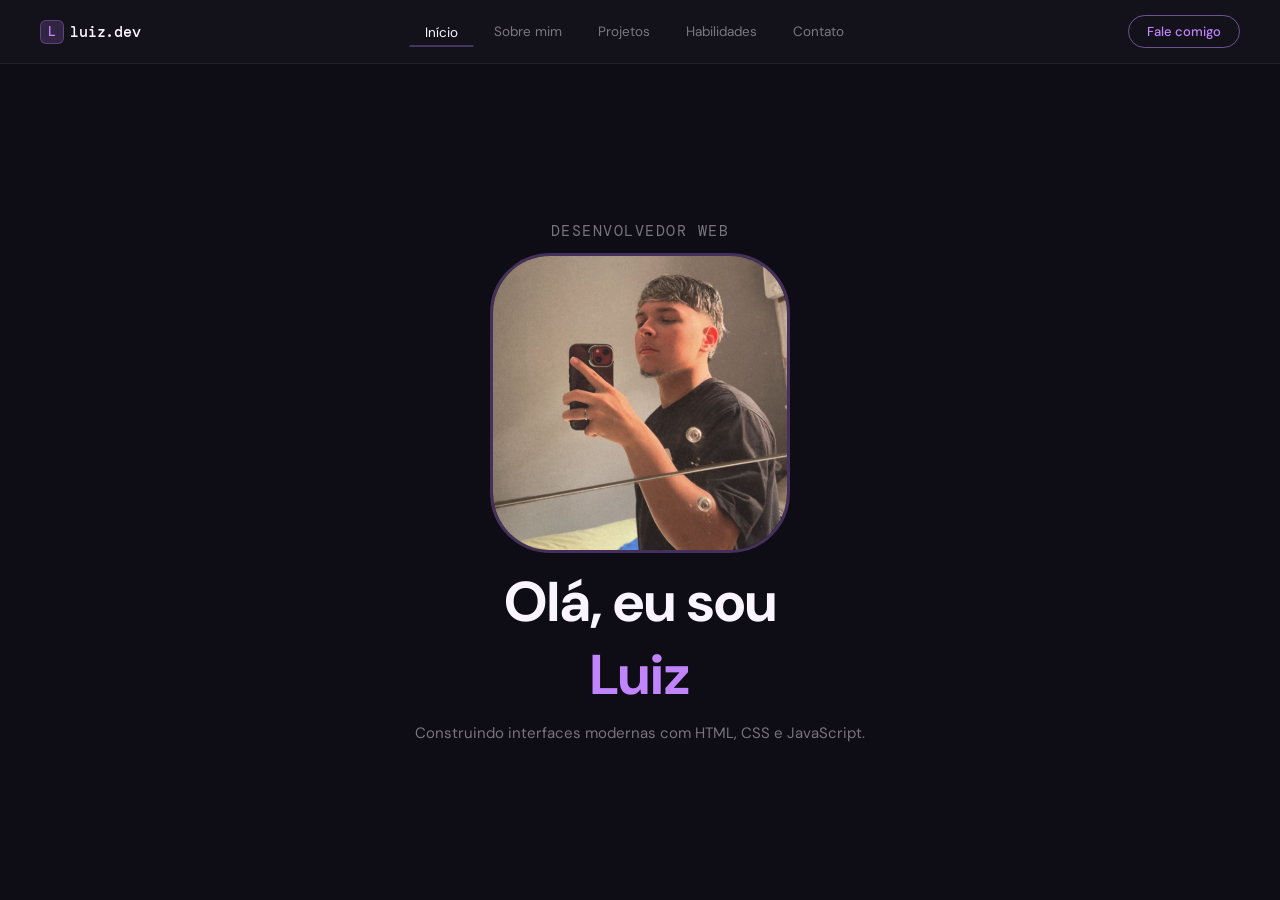
<file: index.html>
<!DOCTYPE html>
<html lang="pt-BR">

<head>
    <meta charset="UTF-8" />
    <meta name="viewport" content="width=device-width, initial-scale=1.0" />
    <title>Portfólio — Luiz</title>
    <link rel="preconnect" href="https://fonts.googleapis.com" />
    <link rel="preconnect" href="https://fonts.gstatic.com" crossorigin />
    <link
        href="https://fonts.googleapis.com/css2?family=DM+Sans:ital,wght@0,300;0,400;0,500;1,300&family=DM+Mono:wght@400;500&display=swap"
        rel="stylesheet" />
    <link rel="stylesheet" href="css/allpg.css" />
    <link rel="stylesheet" href="css/index.css" />
    
</head>

<body>

    <header>
        <a href="index.html" class="logo">
            <span class="logo-mark">L</span>
            luiz.dev
        </a>

        <nav>
            <ul>
                <li><a href="index.html" class="active">Início</a></li>
                <li><a href="sobre.html">Sobre mim</a></li>
                <li><a href="projetos.html">Projetos</a></li>
                <li><a href="habilidades.html">Habilidades</a></li>
                <li><a href="contato.html">Contato</a></li>
            </ul>
        </nav>

        <a href="contato.html" class="nav-cta">Fale comigo</a>

        <button class="hamburger" id="hamburger" aria-label="Abrir menu">
            <span></span><span></span><span></span>
        </button>
    </header>
    <div class="mobile-menu" id="mobileMenu">
        <a href="index.html" class="active">Início</a>
        <a href="sobre.html">Sobre mim</a>
        <a href="projetos.html">Projetos</a>
        <a href="habilidades.html">Habilidades</a>
        <a href="contato.html">Contato</a>
    </div>
    <section class="hero" id="inicio">
        <p class="hero-eyebrow">Desenvolvedor Web</p>
            <img class="foto-perfil" src="IMG/minha-foto2.jpeg" alt="Foto de Luiz" />
        </a>
        <h1>Olá, eu sou<br /><em>Luiz</em></h1>
        <p>Construindo interfaces modernas com HTML, CSS e JavaScript.</p>
    </section>
<script src="javascript/navbar.js"></script>
</body>

</html>
</file>
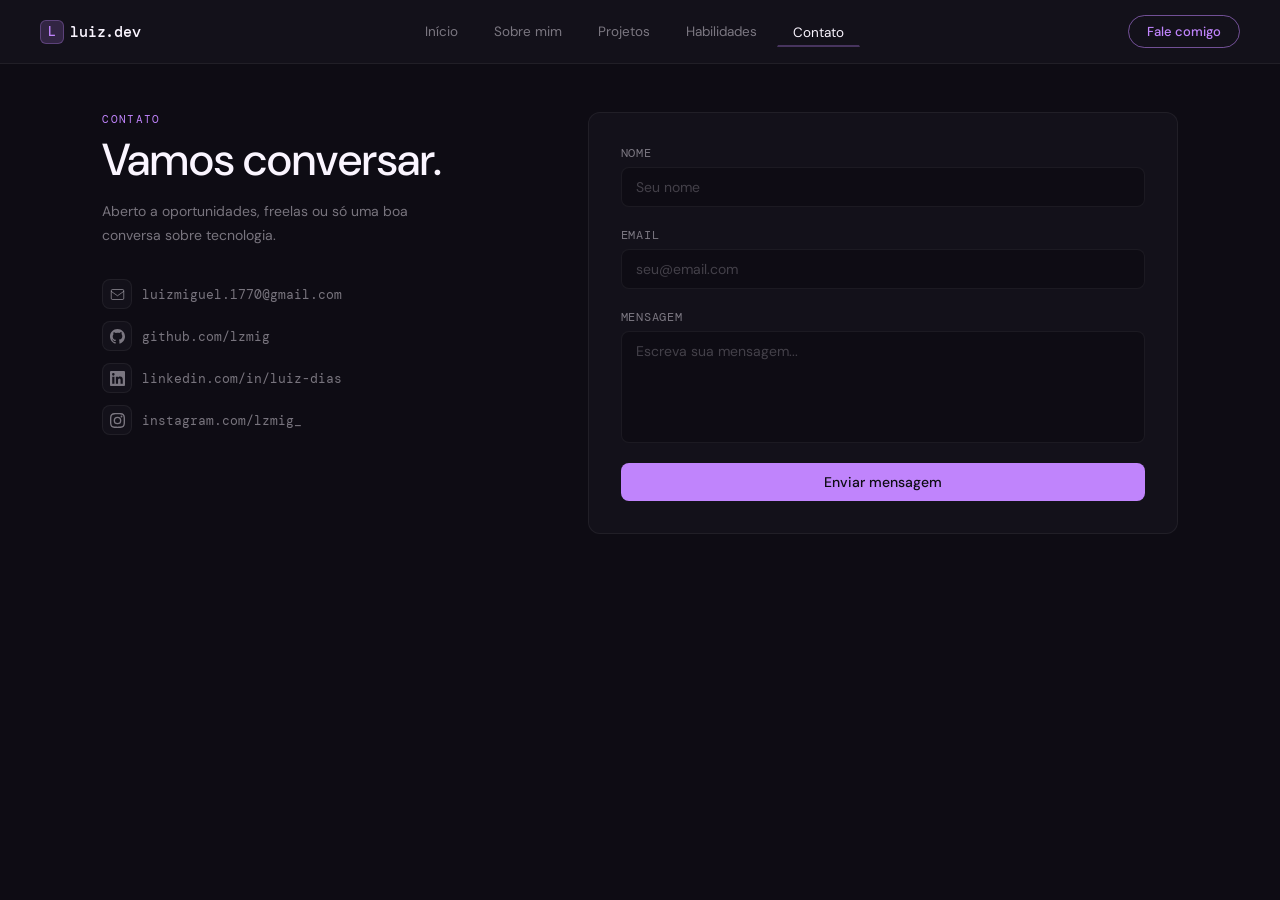
<file: contato.html>
<!DOCTYPE html>
<html lang="pt-BR">

<head>
    <meta charset="UTF-8" />
    <meta name="viewport" content="width=device-width, initial-scale=1.0" />
    <title>Portfólio — Luiz</title>
    <link rel="preconnect" href="https://fonts.googleapis.com" />
    <link rel="preconnect" href="https://fonts.gstatic.com" crossorigin />
    <link
        href="https://fonts.googleapis.com/css2?family=DM+Sans:ital,wght@0,300;0,400;0,500;1,300&family=DM+Mono:wght@400;500&display=swap"
        rel="stylesheet" />
    <link rel="stylesheet" href="css/allpg.css" />
    <link rel="stylesheet" href="css/contato.css" />
</head>

<body>
    <header>
        <a href="#" class="logo">
            <span class="logo-mark">L</span>
            luiz.dev
        </a>
        <nav>
            <ul>
                <li><a href="index.html">Início</a></li>
                <li><a href="sobre.html">Sobre mim</a></li>
                <li><a href="projetos.html">Projetos</a></li>
                <li><a href="habilidades.html">Habilidades</a></li>
                <li><a href="contato.html" class="active">Contato</a></li>
            </ul>
        </nav>
        <a href="contato.html" class="nav-cta">Fale comigo</a>
        <button class="hamburger" id="hamburger" aria-label="Abrir menu">
            <span></span><span></span><span></span>
        </button>
    </header>

    <div class="mobile-menu" id="mobileMenu">
        <a href="index.html" class="active">Início</a>
        <a href="sobre.html">Sobre mim</a>
        <a href="projetos.html">Projetos</a>
        <a href="habilidades.html">Habilidades</a>
        <a href="contato.html">Contato</a>
    </div>

    <main class="contact-main">

        <div class="contact-left">
            <span class="contact-eyebrow">Contato</span>
            <h1>Vamos conversar.</h1>
            <p>Aberto a oportunidades, freelas ou só uma boa conversa sobre tecnologia.</p>

            <div class="contact-links">
                <a href="mailto:luizmiguel.1770@gmail.com" class="contact-link">
                    <span class="contact-link-icon">
                        <svg width="15" height="15" viewBox="0 0 24 24" fill="none" stroke="currentColor"
                            stroke-width="1.5">
                            <rect x="2" y="4" width="20" height="16" rx="2" />
                            <path d="m2 7 10 7 10-7" />
                        </svg>
                    </span>
                    <span>luizmiguel.1770@gmail.com</span>
                </a>
                <a href="https://github.com/lzmig" target="_blank" class="contact-link">
                    <span class="contact-link-icon">
                        <svg width="15" height="15" viewBox="0 0 24 24" fill="currentColor">
                            <path
                                d="M12 0C5.37 0 0 5.37 0 12c0 5.3 3.438 9.8 8.205 11.385.6.113.82-.258.82-.577v-2.165c-3.338.726-4.033-1.416-4.033-1.416-.546-1.387-1.333-1.756-1.333-1.756-1.089-.745.083-.729.083-.729 1.205.084 1.839 1.237 1.839 1.237 1.07 1.834 2.807 1.304 3.492.997.107-.775.418-1.305.762-1.604-2.665-.305-5.467-1.334-5.467-5.931 0-1.311.469-2.381 1.236-3.221-.124-.303-.535-1.524.117-3.176 0 0 1.008-.322 3.301 1.23A11.509 11.509 0 0 1 12 5.803c1.02.005 2.047.138 3.006.404 2.291-1.552 3.297-1.23 3.297-1.23.653 1.653.242 2.874.118 3.176.77.84 1.235 1.911 1.235 3.221 0 4.609-2.807 5.624-5.479 5.929.43.372.823 1.102.823 2.222v3.293c0 .319.192.694.801.576C20.566 21.797 24 17.3 24 12c0-6.63-5.37-12-12-12z" />
                        </svg>
                    </span>
                    <span>github.com/lzmig</span>
                </a>
                <a href="https://www.linkedin.com/in/luiz-dias-649687344/" target="_blank" class="contact-link">
                    <span class="contact-link-icon">
                        <svg width="15" height="15" viewBox="0 0 24 24" fill="currentColor">
                            <path
                                d="M20.447 20.452h-3.554v-5.569c0-1.328-.027-3.037-1.852-3.037-1.853 0-2.136 1.445-2.136 2.939v5.667H9.351V9h3.414v1.561h.046c.477-.9 1.637-1.85 3.37-1.85 3.601 0 4.267 2.37 4.267 5.455v6.286zM5.337 7.433a2.062 2.062 0 0 1-2.063-2.065 2.064 2.064 0 1 1 2.063 2.065zm1.782 13.019H3.555V9h3.564v11.452zM22.225 0H1.771C.792 0 0 .774 0 1.729v20.542C0 23.227.792 24 1.771 24h20.451C23.2 24 24 23.227 24 22.271V1.729C24 .774 23.2 0 22.222 0h.003z" />
                        </svg>
                    </span>
                    <span>linkedin.com/in/luiz-dias</span>
                </a>
                <a href="https://www.instagram.com/lzmig_/" target="_blank" class="contact-link">
                    <span class="contact-link-icon">
                        <svg width="15" height="15" viewBox="0 0 24 24" fill="currentColor">
                            <path
                                d="M12 2.163c3.204 0 3.584.012 4.85.07 3.252.148 4.771 1.691 4.919 4.919.058 1.265.069 1.645.069 4.849 0 3.205-.012 3.584-.069 4.849-.149 3.225-1.664 4.771-4.919 4.919-1.266.058-1.644.07-4.85.07-3.204 0-3.584-.012-4.849-.07-3.26-.149-4.771-1.699-4.919-4.92-.058-1.265-.07-1.644-.07-4.849 0-3.204.013-3.583.07-4.849.149-3.227 1.664-4.771 4.919-4.919 1.266-.057 1.645-.069 4.849-.069zm0-2.163c-3.259 0-3.667.014-4.947.072-4.358.2-6.78 2.618-6.98 6.98-.059 1.281-.073 1.689-.073 4.948 0 3.259.014 3.668.072 4.948.2 4.358 2.618 6.78 6.98 6.98 1.281.058 1.689.072 4.948.072 3.259 0 3.668-.014 4.948-.072 4.354-.2 6.782-2.618 6.979-6.98.059-1.28.073-1.689.073-4.948 0-3.259-.014-3.667-.072-4.947-.196-4.354-2.617-6.78-6.979-6.98-1.281-.059-1.69-.073-4.949-.073zm0 5.838a6.162 6.162 0 1 0 0 12.324 6.162 6.162 0 0 0 0-12.324zM12 16a4 4 0 1 1 0-8 4 4 0 0 1 0 8zm6.406-11.845a1.44 1.44 0 1 0 0 2.881 1.44 1.44 0 0 0 0-2.881z" />
                        </svg>
                    </span>
                    <span>instagram.com/lzmig_</span>
                </a>
            </div>
        </div>

        <div class="contact-right">
            <form class="contact-form" onsubmit="handleSubmit(event)">
                <div class="form-group">
                    <label for="nome">Nome</label>
                    <input type="text" id="nome" placeholder="Seu nome" autocomplete="off" />
                </div>
                <div class="form-group">
                    <label for="email">Email</label>
                    <input type="email" id="email" placeholder="seu@email.com" autocomplete="off" />
                </div>
                <div class="form-group">
                    <label for="mensagem">Mensagem</label>
                    <textarea id="mensagem" rows="5" placeholder="Escreva sua mensagem..."></textarea>
                </div>
                <button type="submit" class="form-submit">Enviar mensagem</button>
            </form>
        </div>

    </main>

    <script src="javascript/navbar.js"></script>
    <script src="javascript/contato.js"></script>

</body>

</html>
</file>
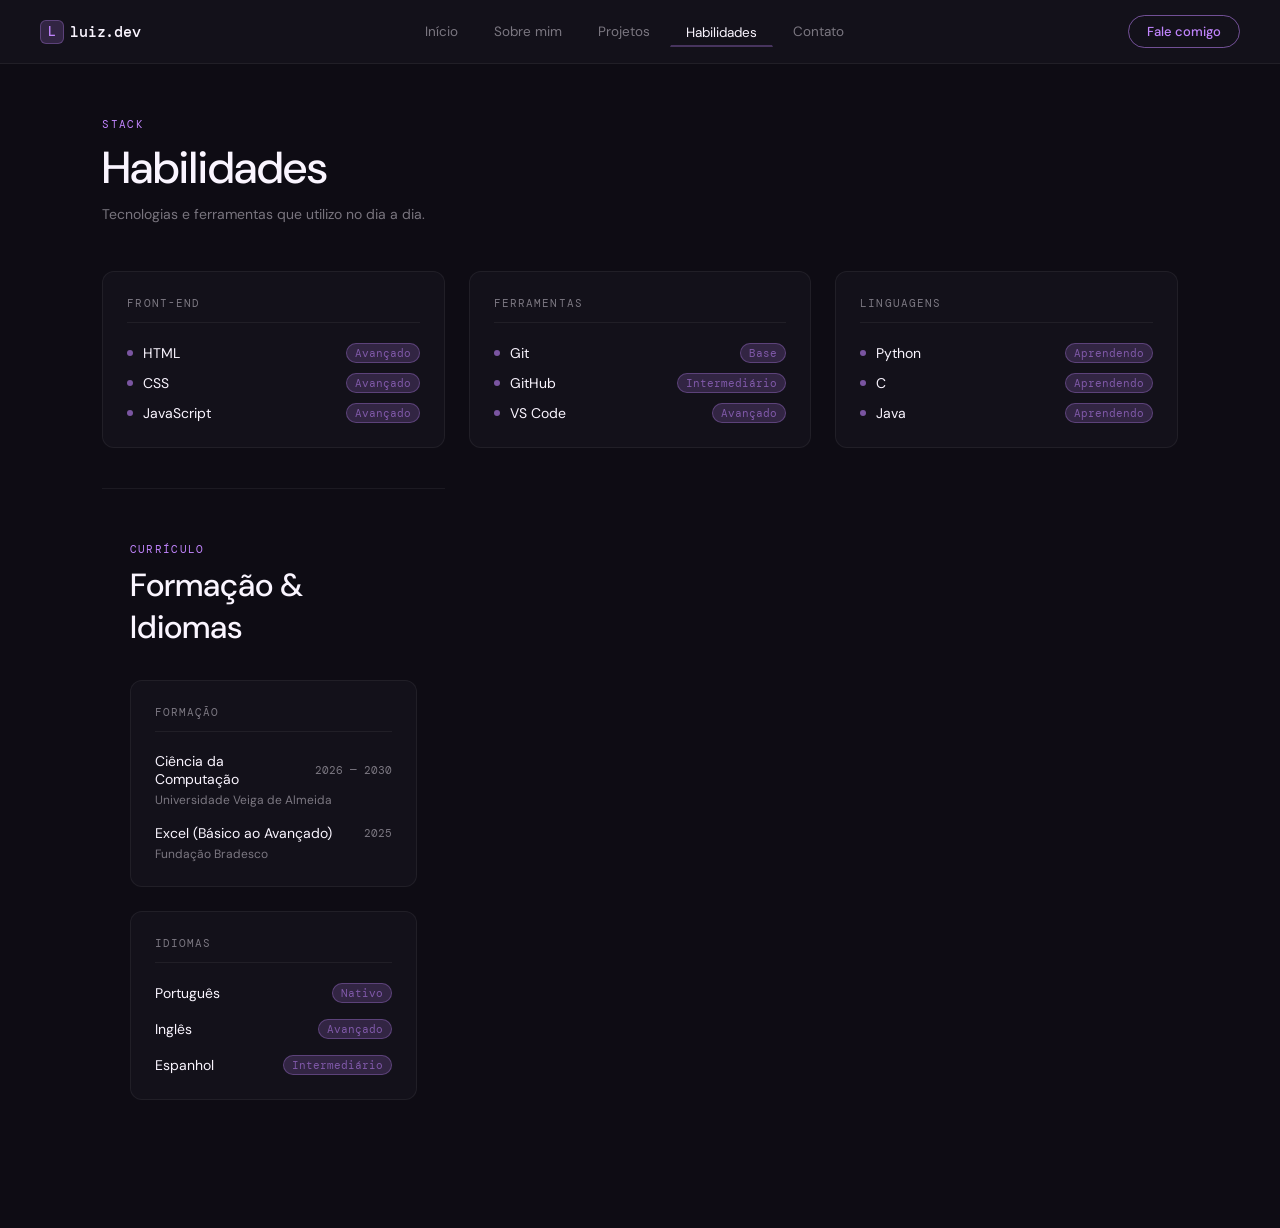
<file: habilidades.html>
<!DOCTYPE html>
<html lang="pt-BR">

<head>
    <meta charset="UTF-8" />
    <meta name="viewport" content="width=device-width, initial-scale=1.0" />
    <title>Portfólio — Luiz</title>
    <link rel="preconnect" href="https://fonts.googleapis.com" />
    <link rel="preconnect" href="https://fonts.gstatic.com" crossorigin />
    <link
        href="https://fonts.googleapis.com/css2?family=DM+Sans:ital,wght@0,300;0,400;0,500;1,300&family=DM+Mono:wght@400;500&display=swap"
        rel="stylesheet" />
    <link rel="stylesheet" href="css/allpg.css" />
    <link rel="stylesheet" href="css/habilidades.css" />
</head>

<body>
    <header>
        <a href="#" class="logo">
            <span class="logo-mark">L</span>
            luiz.dev
        </a>
        <nav>
            <ul>
                <li><a href="index.html">Início</a></li>
                <li><a href="sobre.html">Sobre mim</a></li>
                <li><a href="projetos.html">Projetos</a></li>
                <li><a href="habilidades.html" class="active">Habilidades</a></li>
                <li><a href="contato.html">Contato</a></li>
            </ul>
        </nav>
        <a href="contato.html" class="nav-cta">Fale comigo</a>
        <button class="hamburger" id="hamburger" aria-label="Abrir menu">
            <span></span><span></span><span></span>
        </button>
    </header>

    <div class="mobile-menu" id="mobileMenu">
        <a href="index.html" class="active">Início</a>
        <a href="sobre.html">Sobre mim</a>
        <a href="projetos.html">Projetos</a>
        <a href="habilidades.html">Habilidades</a>
        <a href="contato.html">Contato</a>
    </div>

    <main class="skills-main">

        <div class="skills-header">
            <span class="skills-eyebrow">Stack</span>
            <h1>Habilidades</h1>
            <p>Tecnologias e ferramentas que utilizo no dia a dia.</p>
        </div>

        <div class="skills-grid">

            <div class="skills-group">
                <span class="skills-group-label">Front-end</span>
                <div class="skills-list">
                    <div class="skill-item">
                        <span class="skill-dot"></span>
                        <span class="skill-name">HTML</span>
                        <span class="skill-tag">Avançado</span>
                    </div>
                    <div class="skill-item">
                        <span class="skill-dot"></span>
                        <span class="skill-name">CSS</span>
                        <span class="skill-tag">Avançado</span>
                    </div>
                    <div class="skill-item">
                        <span class="skill-dot"></span>
                        <span class="skill-name">JavaScript</span>
                        <span class="skill-tag">Avançado</span>
                    </div>
                </div>
            </div>

            <div class="skills-group">
                <span class="skills-group-label">Ferramentas</span>
                <div class="skills-list">
                    <div class="skill-item">
                        <span class="skill-dot"></span>
                        <span class="skill-name">Git</span>
                        <span class="skill-tag">Base</span>
                    </div>
                    <div class="skill-item">
                        <span class="skill-dot"></span>
                        <span class="skill-name">GitHub</span>
                        <span class="skill-tag">Intermediário</span>
                    </div>
                    <div class="skill-item">
                        <span class="skill-dot"></span>
                        <span class="skill-name">VS Code</span>
                        <span class="skill-tag">Avançado</span>
                    </div>
                </div>
            </div>

            <div class="skills-group">
                <span class="skills-group-label">Linguagens</span>
                <div class="skills-list">
                    <div class="skill-item">
                        <span class="skill-dot"></span>
                        <span class="skill-name">Python</span>
                        <span class="skill-tag">Aprendendo</span>
                    </div>
                    <div class="skill-item">
                        <span class="skill-dot"></span>
                        <span class="skill-name">C</span>
                        <span class="skill-tag">Aprendendo</span>
                    </div>
                    <div class="skill-item">
                        <span class="skill-dot"></span>
                        <span class="skill-name">Java</span>
                        <span class="skill-tag">Aprendendo</span>
                </div>
            </div>

        </div>
        <section class="resume-section">

    <div class="resume-header">
        <span class="skills-eyebrow">Currículo</span>
        <h2>Formação & Idiomas</h2>
    </div>

    <div class="resume-grid">

        <div class="resume-group">
            <span class="resume-group-label">Formação</span>
            <div class="resume-list">
                <div class="resume-item">
                    <div class="resume-item-top">
                        <span class="resume-item-title">Ciência da Computação</span>
                        <span class="resume-item-period">2026 — 2030</span>
                    </div>
                    <span class="resume-item-sub">Universidade Veiga de Almeida</span>
                </div>
                <div class="resume-item">
                    <div class="resume-item-top">
                        <span class="resume-item-title">Excel (Básico ao Avançado)</span>
                        <span class="resume-item-period">2025</span>
                    </div>
                    <span class="resume-item-sub">Fundação Bradesco</span>
                </div>
            </div>
        </div>

        <div class="resume-group">
            <span class="resume-group-label">Idiomas</span>
            <div class="resume-list">
                <div class="resume-item">
                    <div class="resume-item-top">
                        <span class="resume-item-title">Português</span>
                        <span class="skill-tag">Nativo</span>
                    </div>
                </div>
                <div class="resume-item">
                    <div class="resume-item-top">
                        <span class="resume-item-title">Inglês</span>
                        <span class="skill-tag">Avançado</span>
                    </div>
                </div>
                <div class="resume-item">
                    <div class="resume-item-top">
                        <span class="resume-item-title">Espanhol</span>
                        <span class="skill-tag">Intermediário</span>
                    </div>
                </div>
            </div>
        </div>

    </div>

</section>

    </main>

    <script src="javascript/navbar.js"></script>
</body>

</html>
</file>
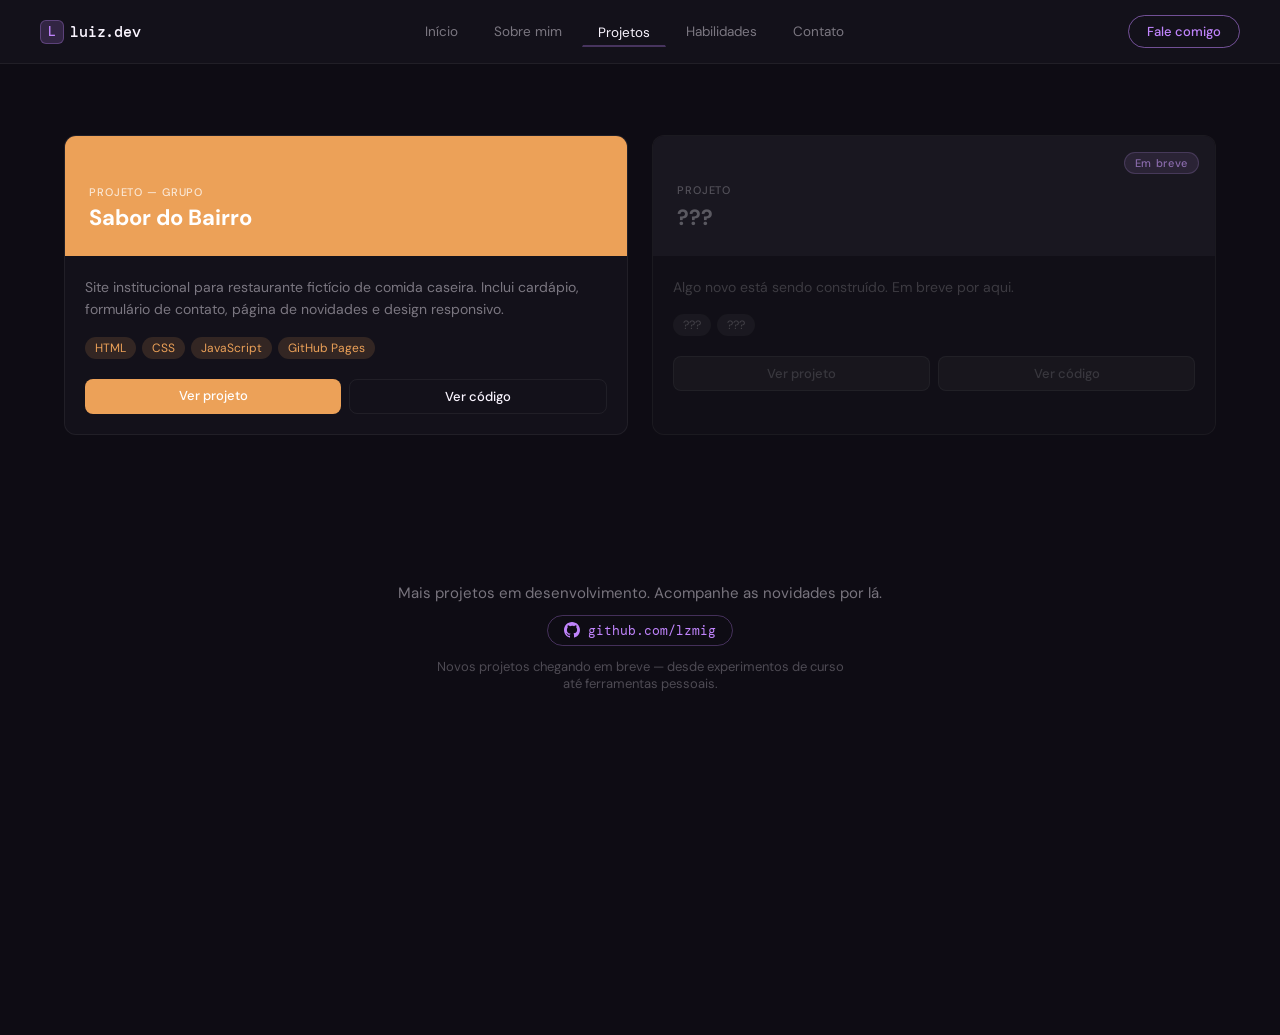
<file: projetos.html>
<!DOCTYPE html>
<html lang="pt-BR">

<head>
    <meta charset="UTF-8" />
    <meta name="viewport" content="width=device-width, initial-scale=1.0" />
    <title>Portfólio — Luiz</title>
    <link rel="preconnect" href="https://fonts.googleapis.com" />
    <link rel="preconnect" href="https://fonts.gstatic.com" crossorigin />
    <link
        href="https://fonts.googleapis.com/css2?family=DM+Sans:ital,wght@0,300;0,400;0,500;1,300&family=DM+Mono:wght@400;500&display=swap"
        rel="stylesheet" />
    <link rel="stylesheet" href="css/projeto.css" />
    <link rel="stylesheet" href="css/allpg.css" />
</head>

<body>
    <header>
        <a href="#" class="logo">
            <span class="logo-mark">L</span>
            luiz.dev
        </a>
        <nav>
            <ul>
                <li><a href="index.html">Início</a></li>
                <li><a href="sobre.html">Sobre mim</a></li>
                <li><a href="projetos.html" class="active">Projetos</a></li>
                <li><a href="habilidades.html">Habilidades</a></li>
                <li><a href="contato.html">Contato</a></li>
            </ul>
        </nav>
        <a href="contato.html" class="nav-cta">Fale comigo</a>
        <button class="hamburger" id="hamburger" aria-label="Abrir menu">
            <span></span><span></span><span></span>
        </button>
    </header>

    <div class="mobile-menu" id="mobileMenu">
        <a href="index.html" class="active">Início</a>
        <a href="sobre.html">Sobre mim</a>
        <a href="projetos.html">Projetos</a>
        <a href="habilidades.html">Habilidades</a>
        <a href="contato.html">Contato</a>
    </div>

    <div class="projects-grid">

        <div class="project-card">
            <div class="card-header">
                <span class="card-tag">Projeto — Grupo</span>
                <h3>Sabor do Bairro</h3>
            </div>
            <div class="card-body">
                <p>Site institucional para restaurante fictício de comida caseira. Inclui cardápio, formulário de
                    contato, página de novidades e design responsivo.</p>
                <div class="card-tags">
                    <span>HTML</span>
                    <span>CSS</span>
                    <span>JavaScript</span>
                    <span>GitHub Pages</span>
                </div>
                <div class="card-links">
                    <a href="https://lzmig.github.io/Projeto-Empresa/" target="_blank" class="btn-primary">Ver
                        projeto</a>
                    <a href="https://github.com/lzmig/Projeto-Empresa" target="_blank" class="btn-secondary">Ver
                        código</a>
                </div>
            </div>
        </div>

        <div class="project-card project-card--soon">
            <div class="card-header card-header--soon">
                <span class="card-badge-soon">Em breve</span>
                <div>
                    <span class="card-tag">Projeto</span>
                    <h3>???</h3>
                </div>
            </div>
            <div class="card-body">
                <p>Algo novo está sendo construído. Em breve por aqui.</p>
                <div class="card-tags">
                    <span>???</span>
                    <span>???</span>
                </div>
                <div class="card-links">
                    <div class="btn-disabled">Ver projeto</div>
                    <div class="btn-disabled">Ver código</div>
                </div>
            </div>
        </div>
    </div>
        <div class="projects-footer">
    <p class="projects-footer-text">Mais projetos em desenvolvimento. Acompanhe as novidades por lá.</p>
    <a href="https://github.com/lzmig" target="_blank" class="projects-footer-link">
        <svg width="16" height="16" viewBox="0 0 24 24" fill="currentColor">
            <path d="M12 0C5.37 0 0 5.37 0 12c0 5.3 3.438 9.8 8.205 11.385.6.113.82-.258.82-.577v-2.165c-3.338.726-4.033-1.416-4.033-1.416-.546-1.387-1.333-1.756-1.333-1.756-1.089-.745.083-.729.083-.729 1.205.084 1.839 1.237 1.839 1.237 1.07 1.834 2.807 1.304 3.492.997.107-.775.418-1.305.762-1.604-2.665-.305-5.467-1.334-5.467-5.931 0-1.311.469-2.381 1.236-3.221-.124-.303-.535-1.524.117-3.176 0 0 1.008-.322 3.301 1.23A11.509 11.509 0 0 1 12 5.803c1.02.005 2.047.138 3.006.404 2.291-1.552 3.297-1.23 3.297-1.23.653 1.653.242 2.874.118 3.176.77.84 1.235 1.911 1.235 3.221 0 4.609-2.807 5.624-5.479 5.929.43.372.823 1.102.823 2.222v3.293c0 .319.192.694.801.576C20.566 21.797 24 17.3 24 12c0-6.63-5.37-12-12-12z"/>
        </svg>
        github.com/lzmig
    </a>
    <p class="projects-footer-sub">Novos projetos chegando em breve — desde experimentos de curso até ferramentas pessoais.</p>
</div>

    

    <script src="javascript/navbar.js"></script>
</body>

</html>
</file>
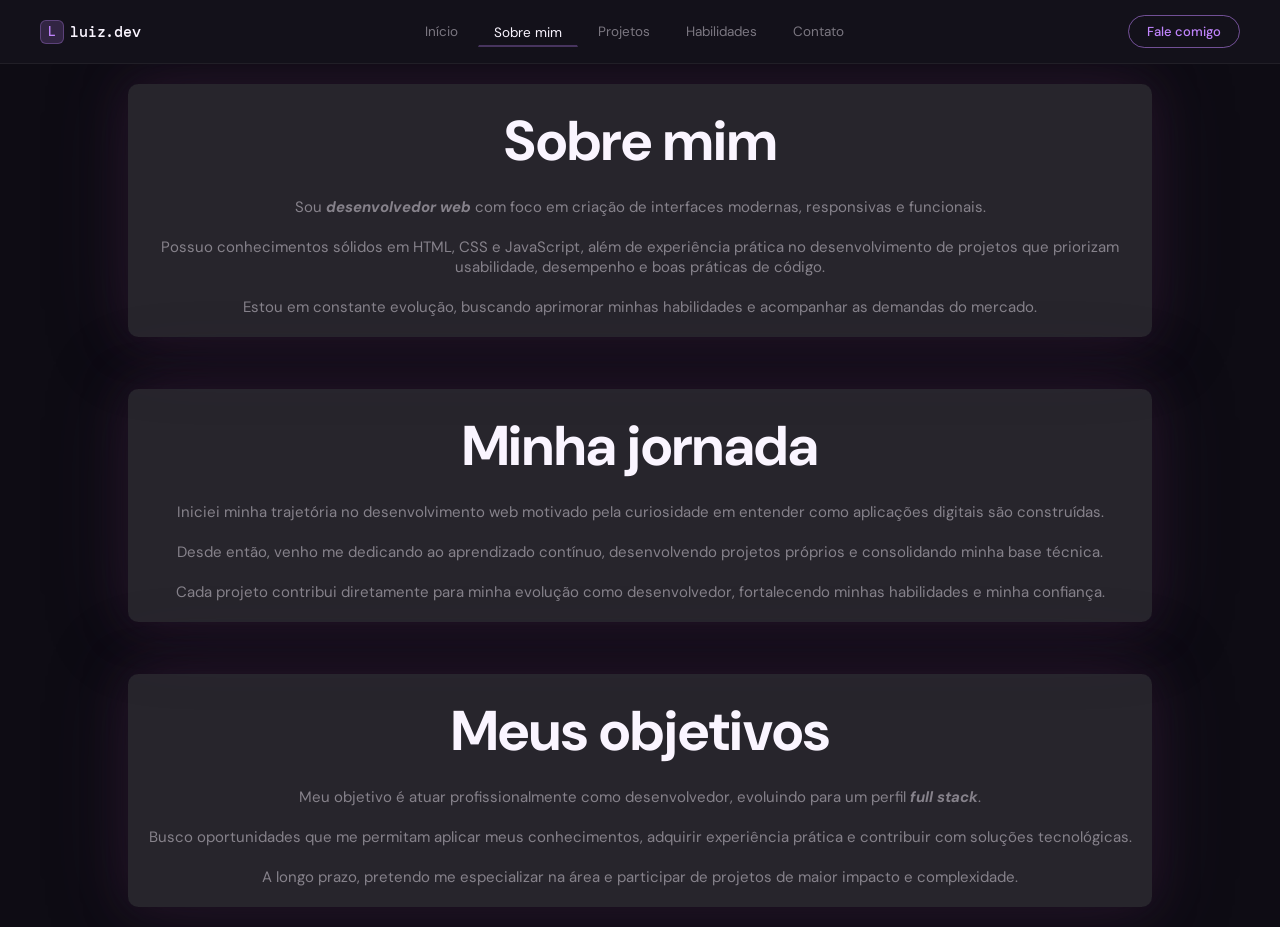
<file: sobre.html>
<!DOCTYPE html>
<html lang="pt-BR">

<head>
    <meta charset="UTF-8" />
    <meta name="viewport" content="width=device-width, initial-scale=1.0" />
    <title>Portfólio — Luiz</title>
    <link rel="preconnect" href="https://fonts.googleapis.com" />
    <link rel="preconnect" href="https://fonts.gstatic.com" crossorigin />
    <link
        href="https://fonts.googleapis.com/css2?family=DM+Sans:ital,wght@0,300;0,400;0,500;1,300&family=DM+Mono:wght@400;500&display=swap"
        rel="stylesheet" />
    <link rel="stylesheet" href="css/about.css" />
    <link rel="stylesheet" href="css/allpg.css">
</head>

<body>
    <header>
        <a href="#" class="logo">
            <span class="logo-mark">L</span>
            luiz.dev
        </a>

        <nav>
            <ul>
                <li><a href="index.html">Início</a></li>
                <li><a href="sobre.html" class="active">Sobre mim</a></li>
                <li><a href="projetos.html">Projetos</a></li>
                <li><a href="habilidades.html">Habilidades</a></li>
                <li><a href="contato.html">Contato</a></li>
            </ul>
        </nav>

        <a href="contato.html" class="nav-cta">Fale comigo</a>

        <button class="hamburger" id="hamburger" aria-label="Abrir menu">
            <span></span><span></span><span></span>
        </button>
    </header>
    <div class="mobile-menu" id="mobileMenu">
        <a href="index.html" class="active">Início</a>
        <a href="sobre.html">Sobre mim</a>
        <a href="projetos.html">Projetos</a>
        <a href="habilidades.html">Habilidades</a>
        <a href="contato.html">Contato</a>
    </div>
    <section class="hero" id="sobre">
        <div class="container">
            <h1>Sobre mim</h1>
            <p>
                Sou <em><strong>desenvolvedor web</strong></em> com foco em criação de interfaces modernas, responsivas e funcionais.
                <br><br>
                Possuo conhecimentos sólidos em HTML, CSS e JavaScript, além de experiência prática no desenvolvimento
                de projetos que priorizam usabilidade, desempenho e boas práticas de código.
                <br><br>
                Estou em constante evolução, buscando aprimorar minhas habilidades e acompanhar as demandas do mercado.
            </p>
        </div>
        <div class="container">
            <h1>Minha jornada</h1>
            <p>
                Iniciei minha trajetória no desenvolvimento web motivado pela curiosidade em entender como aplicações
                digitais são construídas.
                <br><br>
                Desde então, venho me dedicando ao aprendizado contínuo, desenvolvendo projetos próprios e consolidando
                minha base técnica.
                <br><br>
                Cada projeto contribui diretamente para minha evolução como desenvolvedor, fortalecendo minhas
                habilidades e minha confiança.
            </p>
        </div>
        <div class="container">
            <h1>Meus objetivos</h1>
            <p>
                Meu objetivo é atuar profissionalmente como desenvolvedor, evoluindo para um perfil <em><strong>full stack</strong></em>.
                <br><br>
                Busco oportunidades que me permitam aplicar meus conhecimentos, adquirir experiência prática e
                contribuir com soluções tecnológicas.
                <br><br>
                A longo prazo, pretendo me especializar na área e participar de projetos de maior impacto e
                complexidade.
            </p>
        </div>
    </section>
    <script src="javascript/navbar.js"></script>
</body>

</html>
</file>
<file: css/allpg.css>
*,
*::before,
*::after {
    margin: 0;
    padding: 0;
    box-sizing: border-box;
}

:root {
    --bg: #0e0c14;
    --bg-nav: #13111a;
    --bg-hover: rgba(192, 132, 252, 0.10);
    --bg-active: rgba(192, 132, 252, 0.18);
    --border-nav: rgba(255, 255, 255, 0.06);
    --border-active: rgba(192, 132, 252, 0.30);
    --accent: #c084fc;
    --accent-dim: rgba(192, 132, 252, 0.55);
    --text: #faf5ff;
    --text-muted: rgba(250, 245, 255, 0.45);
    --font-main: 'DM Sans', sans-serif;
    --font-mono: 'DM Mono', monospace;
    --nav-height: 64px;
}

html {
    scroll-behavior: smooth;
}

body {
    font-family: var(--font-main);
    background: var(--bg);
    color: var(--text);
    min-height: 100vh;
}

header {
    position: fixed;
    top: 0;
    left: 0;
    right: 0;
    z-index: 100;
    height: var(--nav-height);
    background: var(--bg-nav);
    border-bottom: 0.5px solid var(--border-nav);
    display: flex;
    align-items: center;
    justify-content: space-between;
    padding: 0 2.5rem;
}
.logo {
    font-family: var(--font-mono);
    font-size: 15px;
    font-weight: 500;
    color: var(--text);
    text-decoration: none;
    display: flex;
    align-items: center;
    gap: 6px;
    letter-spacing: -0.01em;
}

.logo-mark {
    width: 24px;
    height: 24px;
    border-radius: 6px;
    background: var(--bg-active);
    border: 0.5px solid var(--border-active);
    display: flex;
    align-items: center;
    justify-content: center;
    font-size: 13px;
    color: var(--accent);
}

nav ul {
    list-style: none;
    display: flex;
    gap: 4px;
    align-items: center;

}

nav ul a {
    display: block;
    padding: 6px 15px;
    font-size: 13.5px;
    font-weight: 400;
    color: var(--text-muted);
    text-decoration: none;
    border-radius: 0px;
    border: 0.5px solid transparent;
    transition: color 0.2s ease, background 0.2s ease, border-color 0.2s ease;
}

nav ul a:hover {
    color: var(--text);
    background: var(--bg-hover);
    border-bottom: 2px solid var(--border-active);
    padding-bottom: 4px;
}

nav ul a.active {
    color: var(--text);
    background: transparent;
    border-bottom: 2px solid var(--border-active);
    padding-bottom: 4px;
}

.nav-cta {
    font-family: var(--font-main);
    font-size: 13px;
    font-weight: 500;
    padding: 7px 18px;
    border-radius: 99px;
    background: transparent;
    border: 0.5px solid var(--accent-dim);
    color: var(--accent);
    cursor: pointer;
    transition: background 0.2s ease, border-color 0.2s ease;
    text-decoration: none;

}

.nav-cta:hover {
    background: var(--bg-active);
    border-color: var(--accent);
}

.hero {
    padding-top: var(--nav-height);
    min-height: 100vh;
    display: flex;
    align-items: center;
    justify-content: center;
    flex-direction: column;
    gap: 12px;
    text-align: center;
}

.hero-eyebrow {
    font-family: var(--font-mono);
    font-size: 12px;
    color: var(--accent);
    letter-spacing: 0.1em;
    text-transform: uppercase;
}

.hero h1 {
    font-size: clamp(2rem, 5vw, 3.5rem);
}

.hero h1 em {
    font-style: normal;
    color: var(--accent);
}

.hero p {
    font-size: 15px;
    color: var(--text-muted);
    min-width: 100%;
    max-width: 100%;
}
.hero h2 {
    font-size: clamp(1.5rem, 4vw, 2.5rem);
    font-weight: 300;
    letter-spacing: -0.03em;
}

.hamburger {
    display: none;
    flex-direction: column;
    gap: 5px;
    cursor: pointer;
    padding: 4px;
    background: none;
    border: none;
}

.hamburger span {
    display: block;
    width: 22px;
    height: 1.5px;
    background: var(--text-muted);
    border-radius: 2px;
    transition: transform 0.25s ease, opacity 0.2s ease;
}

.hamburger.open span:nth-child(1) {
    transform: translateY(6.5px) rotate(45deg);
}

.hamburger.open span:nth-child(2) {
    opacity: 0;
}

.hamburger.open span:nth-child(3) {
    transform: translateY(-6.5px) rotate(-45deg);
}

.mobile-menu {
    display: none;
    position: fixed;
    top: var(--nav-height);
    left: 0;
    right: 0;
    background: var(--bg-nav);
    border-bottom: 0.5px solid var(--border-nav);
    padding: 1rem 1.5rem 1.25rem;
    flex-direction: column;
    gap: 4px;
    z-index: 99;
}

.mobile-menu.open {
    display: flex;
}

.mobile-menu a {
    font-size: 14px;
    color: var(--text-muted);
    text-decoration: none;
    padding: 10px 14px;
    border-radius: 10px;
    transition: color 0.2s, background 0.2s;
}

.mobile-menu a:hover,
.mobile-menu a.active {
    color: var(--text);
    background: var(--bg-hover);
}

.mobile-menu a.active {
    background: var(--bg-active);
}
@media (max-width: 700px) {
    .hero p {
        min-width: 100%;
        max-width: 100%;
    }
}
@media (max-width: 680px) {

    nav ul,
    .nav-cta {
        display: none;
    }

    .hamburger {
        display: flex;
    }
}
</file>
<file: css/index.css>
.foto-perfil {
    width: 300px;
    height: 300px;
    border-radius: 20%;
    object-fit: cover;
    border: 3px solid var(--border-active);
}
</file>
<file: css/contato.css>
.contact-main {
    padding-top: calc(var(--nav-height) + 3rem);
    padding-left: 8%;
    padding-right: 8%;
    padding-bottom: 4rem;
    display: grid;
    grid-template-columns: 1fr 1.4fr;
    gap: 4rem;
    align-items: start;
    min-height: 100vh;
}

.contact-eyebrow {
    font-family: var(--font-mono);
    font-size: 11px;
    letter-spacing: 0.12em;
    text-transform: uppercase;
    color: var(--accent);
    display: block;
    margin-bottom: 8px;
}

.contact-left h1 {
    font-size: clamp(1.8rem, 4vw, 2.8rem);
    font-weight: 500;
    color: var(--text);
    margin-bottom: 12px;
    line-height: 1.2;
}

.contact-left p {
    font-size: 14px;
    color: var(--text-muted);
    line-height: 1.7;
    margin-bottom: 2rem;
    max-width: 320px;
}

.contact-links {
    display: flex;
    flex-direction: column;
    gap: 12px;
}

.contact-link {
    display: flex;
    align-items: center;
    gap: 10px;
    font-family: var(--font-mono);
    font-size: 13px;
    color: var(--text-muted);
    text-decoration: none;
    transition: color 0.2s ease;
}

.contact-link:hover {
    color: var(--accent);
}

.contact-link-icon {
    width: 30px;
    height: 30px;
    border-radius: 8px;
    background: var(--bg-nav);
    border: 0.5px solid var(--border-nav);
    display: flex;
    align-items: center;
    justify-content: center;
    color: var(--text-muted);
    flex-shrink: 0;
    transition: border-color 0.2s ease, color 0.2s ease;
}

.contact-link:hover .contact-link-icon {
    border-color: var(--border-active);
    color: var(--accent);
}

.contact-form {
    background: var(--bg-nav);
    border: 0.5px solid var(--border-nav);
    border-radius: 12px;
    padding: 2rem;
    display: flex;
    flex-direction: column;
    gap: 1.25rem;
}

.form-group {
    display: flex;
    flex-direction: column;
    gap: 6px;
}

.form-group label {
    font-size: 12px;
    font-family: var(--font-mono);
    letter-spacing: 0.06em;
    text-transform: uppercase;
    color: var(--text-muted);
}

.form-group input,
.form-group textarea {
    background: var(--bg);
    border: 0.5px solid var(--border-nav);
    border-radius: 8px;
    padding: 10px 14px;
    font-family: var(--font-main);
    font-size: 14px;
    color: var(--text);
    outline: none;
    resize: none;
    transition: border-color 0.2s ease;
}

.form-group input::placeholder,
.form-group textarea::placeholder {
    color: var(--text-muted);
    opacity: 0.5;
}

.form-group input:focus,
.form-group textarea:focus {
    border-color: var(--border-active);
}

.form-submit {
    font-family: var(--font-main);
    font-size: 14px;
    font-weight: 500;
    padding: 10px;
    border-radius: 8px;
    background: var(--accent);
    color: #0e0c14;
    border: none;
    cursor: pointer;
    transition: opacity 0.2s ease;
}

.form-submit:hover {
    opacity: 0.85;
}

@media (max-width: 768px) {
    .contact-main {
        grid-template-columns: 1fr;
        gap: 2.5rem;
    }
}
</file>
<file: css/habilidades.css>
.skills-main {
    padding-top: calc(var(--nav-height) + 3rem);
    padding-left: 8%;
    padding-right: 8%;
    padding-bottom: 4rem;
}

.skills-header {
    margin-bottom: 3rem;
}

.skills-eyebrow {
    font-family: var(--font-mono);
    font-size: 11px;
    letter-spacing: 0.12em;
    text-transform: uppercase;
    color: var(--accent);
}

.skills-header h1 {
    font-size: clamp(1.8rem, 4vw, 2.8rem);
    font-weight: 500;
    margin: 6px 0 8px;
    color: var(--text);
}

.skills-header p {
    font-size: 14px;
    color: var(--text-muted);
}

.skills-grid {
    display: grid;
    grid-template-columns: repeat(auto-fit, minmax(260px, 1fr));
    gap: 1.5rem;
}

.skills-group {
    background: var(--bg-nav);
    border: 0.5px solid var(--border-nav);
    border-radius: 12px;
    padding: 1.5rem;
}

.skills-group-label {
    font-family: var(--font-mono);
    font-size: 11px;
    letter-spacing: 0.1em;
    text-transform: uppercase;
    color: var(--text-muted);
    display: block;
    margin-bottom: 1.25rem;
    padding-bottom: 0.75rem;
    border-bottom: 0.5px solid var(--border-nav);
}

.skills-list {
    display: flex;
    flex-direction: column;
    gap: 10px;
}

.skill-item {
    display: flex;
    align-items: center;
    gap: 10px;
}

.skill-dot {
    width: 6px;
    height: 6px;
    border-radius: 50%;
    background: var(--accent);
    opacity: 0.6;
    flex-shrink: 0;
}

.skill-name {
    font-size: 14px;
    color: var(--text);
    flex: 1;
}

.skill-tag {
    font-family: var(--font-mono);
    font-size: 11px;
    padding: 2px 8px;
    border-radius: 999px;
    background: var(--bg-active);
    border: 0.5px solid var(--border-active);
    color: var(--accent-dim);
}
.resume-section {
    padding: 3rem 8% 4rem;
    border-top: 0.5px solid var(--border-nav);
    margin-top: 1rem;
}

.resume-header {
    margin-bottom: 2rem;
}

.resume-header h2 {
    font-size: clamp(1.4rem, 3vw, 2rem);
    font-weight: 500;
    margin: 6px 0 0;
    color: var(--text);
}

.resume-grid {
    display: grid;
    grid-template-columns: repeat(auto-fit, minmax(260px, 1fr));
    gap: 1.5rem;
}

.resume-group {
    background: var(--bg-nav);
    border: 0.5px solid var(--border-nav);
    border-radius: 12px;
    padding: 1.5rem;
}

.resume-group-label {
    font-family: var(--font-mono);
    font-size: 11px;
    letter-spacing: 0.1em;
    text-transform: uppercase;
    color: var(--text-muted);
    display: block;
    margin-bottom: 1.25rem;
    padding-bottom: 0.75rem;
    border-bottom: 0.5px solid var(--border-nav);
}

.resume-list {
    display: flex;
    flex-direction: column;
    gap: 16px;
}

.resume-item {
    display: flex;
    flex-direction: column;
    gap: 4px;
}

.resume-item-top {
    display: flex;
    align-items: center;
    justify-content: space-between;
    gap: 8px;
}

.resume-item-title {
    font-size: 14px;
    color: var(--text);
}

.resume-item-period {
    font-family: var(--font-mono);
    font-size: 11px;
    color: var(--text-muted);
    white-space: nowrap;
}

.resume-item-sub {
    font-size: 12px;
    color: var(--text-muted);
}
</file>
<file: css/projeto.css>
.projects-grid {
    position: relative;
    display: grid;
    grid-template-columns: repeat(auto-fit, minmax(340px, 1fr));
    gap: 1.5rem;
    margin-top: 135px;
    margin-left: 5%;
    margin-right: 5%;
}
.project-card {
    max-width: 100%;
    border: 0.5px solid var(--border-nav);
    border-radius: 12px;
    overflow: hidden;
    background: var(--bg-nav);
}

.card-header {
    background: #ECA158;
    padding: 1.5rem;
    min-height: 120px;
    display: flex;
    flex-direction: column;
    justify-content: flex-end;
}

.card-tag {
    font-size: 11px;
    font-weight: 500;
    letter-spacing: 0.08em;
    text-transform: uppercase;
    color: rgba(255, 255, 255, 0.75);
}

.card-header h3 {
    font-family: var(--font-main);
    font-size: 22px;
    color: #fff;
    margin: 4px 0 0;
}

.card-body {
    padding: 1.25rem;
}

.card-body p {
    font-size: 14px;
    color: var(--text-muted);
    line-height: 1.6;
    margin: 0 0 1rem;
}

.card-tags {
    display: flex;
    flex-wrap: wrap;
    gap: 6px;
    margin-bottom: 1.25rem;
}

.card-tags span {
    font-size: 12px;
    padding: 3px 10px;
    border-radius: 999px;
    background: rgba(236, 161, 88, 0.15);
    color: #ECA158;
}

.card-links {
    display: flex;
    gap: 8px;
}

.btn-primary,
.btn-secondary {
    flex: 1;
    text-align: center;
    padding: 8px;
    font-size: 13px;
    font-weight: 500;
    border-radius: 8px;
    text-decoration: none;
}

.btn-primary {
    background: #ECA158;
    color: #fff;
}

.btn-secondary {
    background: transparent;
    color: var(--text);
    border: 0.5px solid var(--border-nav);
}

.project-card--soon {
    opacity: 0.75;
    filter: grayscale(0.3);
}

.card-header--soon {
    background: #1e1b28;
    position: relative;
    justify-content: flex-end;
}

.card-header--soon h3 {
    color: rgba(250, 245, 255, 0.4);
}

.card-header--soon .card-tag {
    color: rgba(250, 245, 255, 0.35);
}

.card-badge-soon {
    position: absolute;
    top: 1rem;
    right: 1rem;
    background: rgba(192, 132, 252, 0.15);
    border: 0.5px solid rgba(192, 132, 252, 0.3);
    border-radius: 999px;
    padding: 3px 10px;
    font-size: 11px;
    color: #c084fc;
    font-weight: 500;
    letter-spacing: 0.06em;
}

.project-card--soon .card-body p {
    color: rgba(250, 245, 255, 0.25);
}

.project-card--soon .card-tags span {
    background: rgba(255, 255, 255, 0.05);
    color: rgba(250, 245, 255, 0.25);
}

.btn-disabled {
    flex: 1;
    text-align: center;
    padding: 8px;
    font-size: 13px;
    font-weight: 500;
    border-radius: 8px;
    color: rgba(250, 245, 255, 0.2);
    background: rgba(255, 255, 255, 0.04);
    border: 0.5px solid rgba(255, 255, 255, 0.06);
    cursor: not-allowed;
}
.projects-footer {
    display: flex;
    flex-direction: column;
    align-items: center;
    gap: 12px;
    margin: 3rem 5% 4rem;
    text-align: center;
}

.projects-footer-text {
    font-size: 15px;
    color: var(--text-muted);
    margin-top: 100px;
}

.projects-footer-link {
    display: flex;
    align-items: center;
    gap: 8px;
    font-family: var(--font-mono);
    font-size: 13px;
    color: var(--accent);
    text-decoration: none;
    border: 0.5px solid rgba(192, 132, 252, 0.3);
    padding: 6px 16px;
    border-radius: 999px;
    transition: background 0.2s ease;
}

.projects-footer-link:hover {
    background: rgba(192, 132, 252, 0.1);
}

.projects-footer-sub {
    font-size: 13px;
    color: var(--text-muted);
    opacity: 0.6;
    max-width: 420px;
}

@media (max-width: 768px) {
    .projects-grid {
        margin: 100px 5% 0;
        grid-template-columns: 1fr;
    }
}
</file>
<file: css/about.css>
*,
*::before,
*::after {
    margin: 0;
    padding: 0;
    box-sizing: border-box;
}
:root {
    --bg: #0e0c14;
    --bg-nav: #13111a;
    --bg-hover: rgba(192, 132, 252, 0.10);
    --bg-active: rgba(192, 132, 252, 0.18);
    --border-nav: rgba(255, 255, 255, 0.06);
    --border-active: rgba(192, 132, 252, 0.30);
    --accent: #c084fc;
    --accent-dim: rgba(192, 132, 252, 0.55);
    --text: #faf5ff;
    --text-muted: rgba(250, 245, 255, 0.45);
    --font-main: 'DM Sans', sans-serif;
    --font-mono: 'DM Mono', monospace;
    --nav-height: 64px;
}
.container {
    min-width: 80%;
    max-width: 80%;
    margin: 20px auto;
    padding: 20px;
    background-color: rgba(255, 255, 255, 0.1);
    border-radius: 10px;
    box-shadow: 
        0 0 40px rgba(44, 20, 43, 0.5),
        0 0 80px rgba(66, 37, 75, 0.342);
        font-family: --var(--font-main);
}
.container h1 {
    margin-bottom: 20px;
    color: var(--text);
}
</file>
